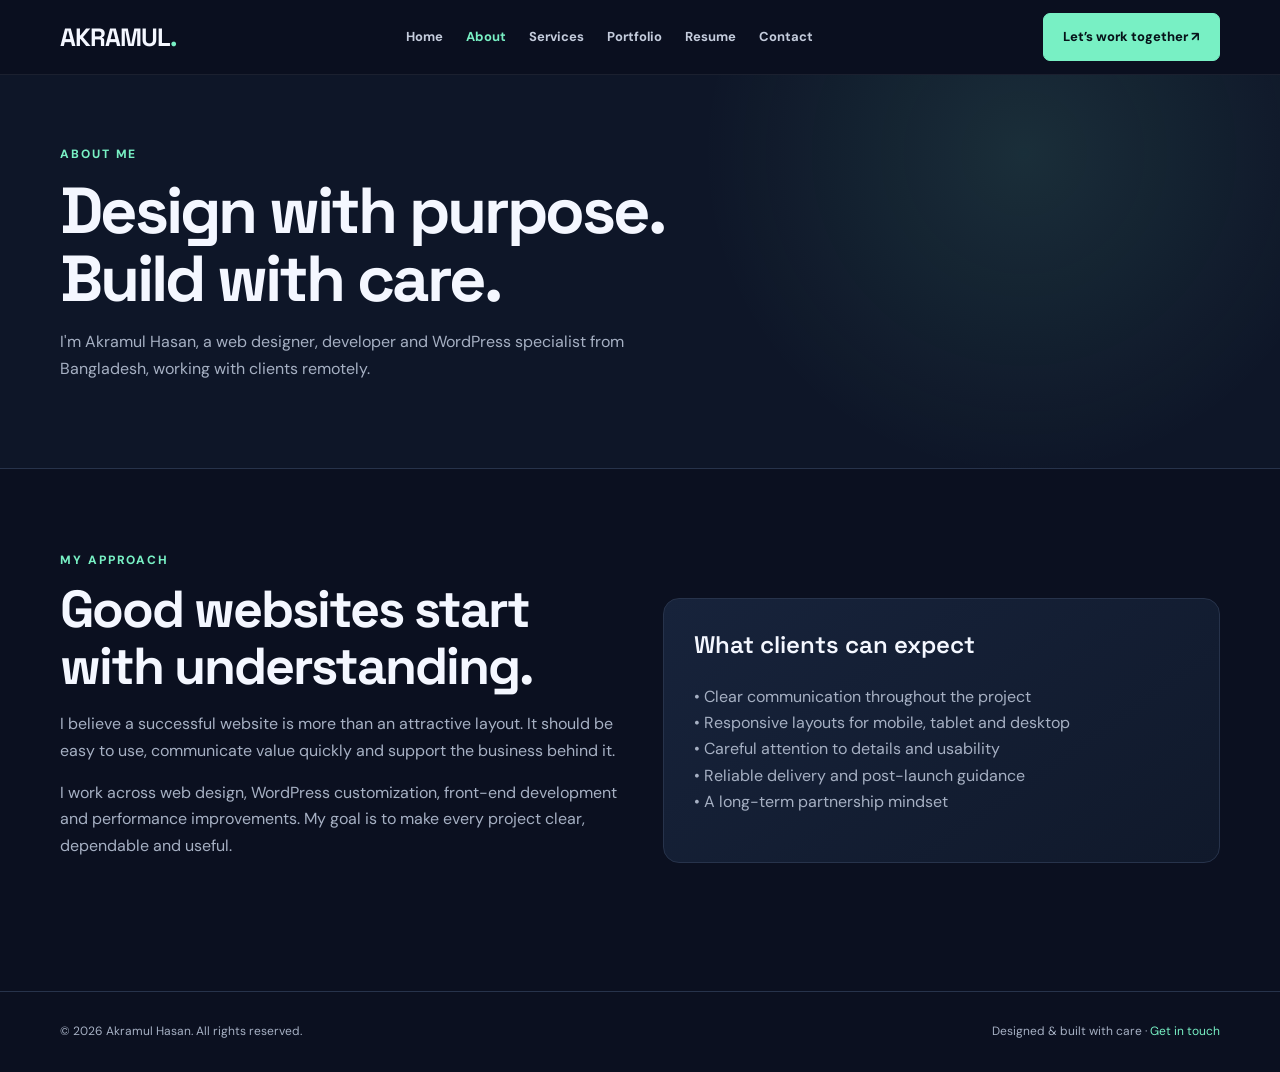
<file: about.html>
<!doctype html><html lang="en"><head><meta charset="utf-8"><meta name="viewport" content="width=device-width,initial-scale=1"><meta name="description" content="Akramul Hasan — Web Designer, Web Developer and WordPress Expert."><title>About | Akramul Hasan</title><link rel="stylesheet" href="assets/css/style.css"></head><body><header class="header"><div class="container nav"><a class="brand" href="index.html">AKRAMUL<b>.</b></a><button class="menu" aria-label="Toggle navigation" aria-expanded="false">☰</button><nav class="links"><a href="index.html">Home</a><a href="about.html" style="color:var(--accent)">About</a><a href="services.html">Services</a><a href="portfolio.html">Portfolio</a><a href="resume.html">Resume</a><a href="contact.html">Contact</a></nav><a class="btn" href="contact.html">Let’s work together ↗</a></div></header><main><section class="page-hero"><div class="container"><div class="eyebrow">About me</div><h1>Design with purpose.<br>Build with care.</h1><p>I'm Akramul Hasan, a web designer, developer and WordPress specialist from Bangladesh, working with clients remotely.</p></div></section><section class="section"><div class="container about-grid"><div class="head"><div class="eyebrow">My approach</div><h2>Good websites start with understanding.</h2><p>I believe a successful website is more than an attractive layout. It should be easy to use, communicate value quickly and support the business behind it.</p><p class="muted">I work across web design, WordPress customization, front-end development and performance improvements. My goal is to make every project clear, dependable and useful.</p></div><div class="panel"><h3>What clients can expect</h3><p class="muted">• Clear communication throughout the project<br>• Responsive layouts for mobile, tablet and desktop<br>• Careful attention to details and usability<br>• Reliable delivery and post-launch guidance<br>• A long-term partnership mindset</p></div></div></section></main><footer class="footer"><div class="container footer-inner"><span>© <span data-year></span> Akramul Hasan. All rights reserved.</span><span>Designed & built with care · <a href="contact.html">Get in touch</a></span></div></footer><script src="assets/js/main.js"></script></body></html>
</file>
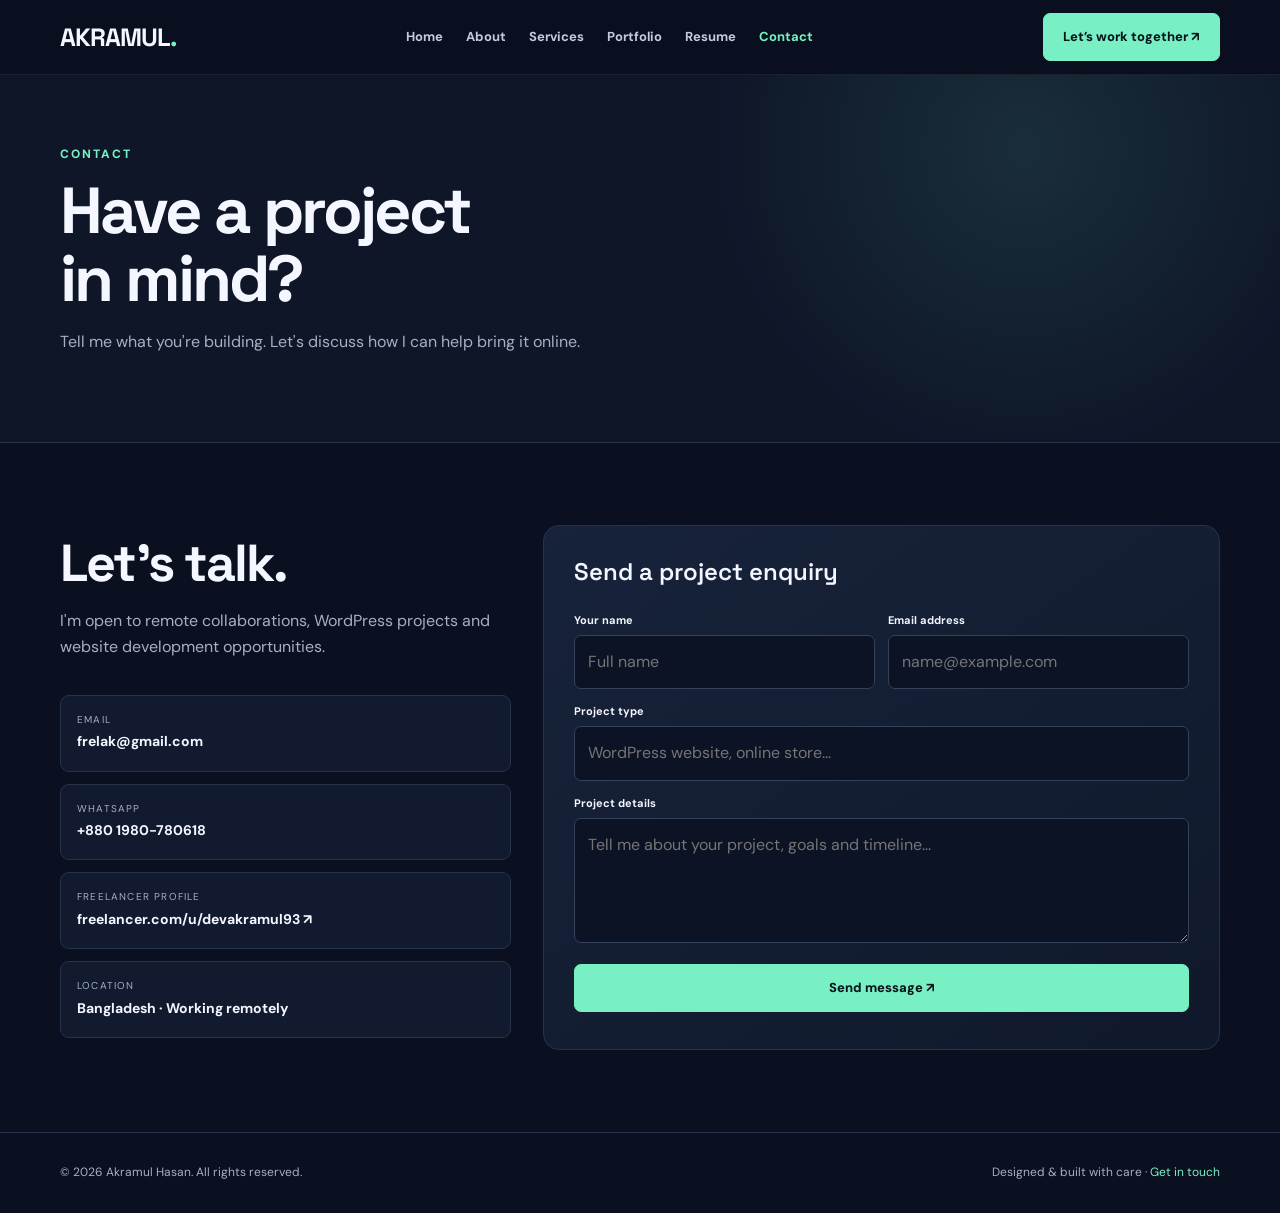
<file: contact.html>
<!doctype html><html lang="en"><head><meta charset="utf-8"><meta name="viewport" content="width=device-width,initial-scale=1"><meta name="description" content="Akramul Hasan — Web Designer, Web Developer and WordPress Expert."><title>Contact | Akramul Hasan</title><link rel="stylesheet" href="assets/css/style.css"></head><body><header class="header"><div class="container nav"><a class="brand" href="index.html">AKRAMUL<b>.</b></a><button class="menu" aria-label="Toggle navigation" aria-expanded="false">☰</button><nav class="links"><a href="index.html">Home</a><a href="about.html">About</a><a href="services.html">Services</a><a href="portfolio.html">Portfolio</a><a href="resume.html">Resume</a><a href="contact.html" style="color:var(--accent)">Contact</a></nav><a class="btn" href="contact.html">Let’s work together ↗</a></div></header><main><section class="page-hero"><div class="container"><div class="eyebrow">Contact</div><h1>Have a project<br>in mind?</h1><p>Tell me what you're building. Let's discuss how I can help bring it online.</p></div></section><section class="section"><div class="container contact-grid"><div><div class="head"><h2>Let’s talk.</h2><p>I'm open to remote collaborations, WordPress projects and website development opportunities.</p></div><div class="contact-item"><small>Email</small><strong><a href="mailto:frelak@gmail.com">frelak@gmail.com</a></strong></div><div class="contact-item"><small>WhatsApp</small><strong><a href="https://wa.me/8801980780618">+880 1980-780618</a></strong></div><div class="contact-item"><small>Freelancer profile</small><strong><a href="https://www.freelancer.com/u/devakramul93" target="_blank" rel="noopener">freelancer.com/u/devakramul93 ↗</a></strong></div><div class="contact-item"><small>Location</small><strong>Bangladesh · Working remotely</strong></div></div><div class="panel"><h3>Send a project enquiry</h3><form class="form" data-demo-form><div class="notice"></div><div class="form-row"><div class="field"><label for="name">Your name</label><input id="name" required placeholder="Full name"></div><div class="field"><label for="email">Email address</label><input id="email" type="email" required placeholder="name@example.com"></div></div><div class="field"><label for="subject">Project type</label><input id="subject" placeholder="WordPress website, online store..."></div><div class="field"><label for="message">Project details</label><textarea id="message" required placeholder="Tell me about your project, goals and timeline..."></textarea></div><button class="btn" type="submit">Send message ↗</button></form></div></div></section></main><footer class="footer"><div class="container footer-inner"><span>© <span data-year></span> Akramul Hasan. All rights reserved.</span><span>Designed & built with care · <a href="contact.html">Get in touch</a></span></div></footer><script src="assets/js/main.js"></script></body></html>
</file>
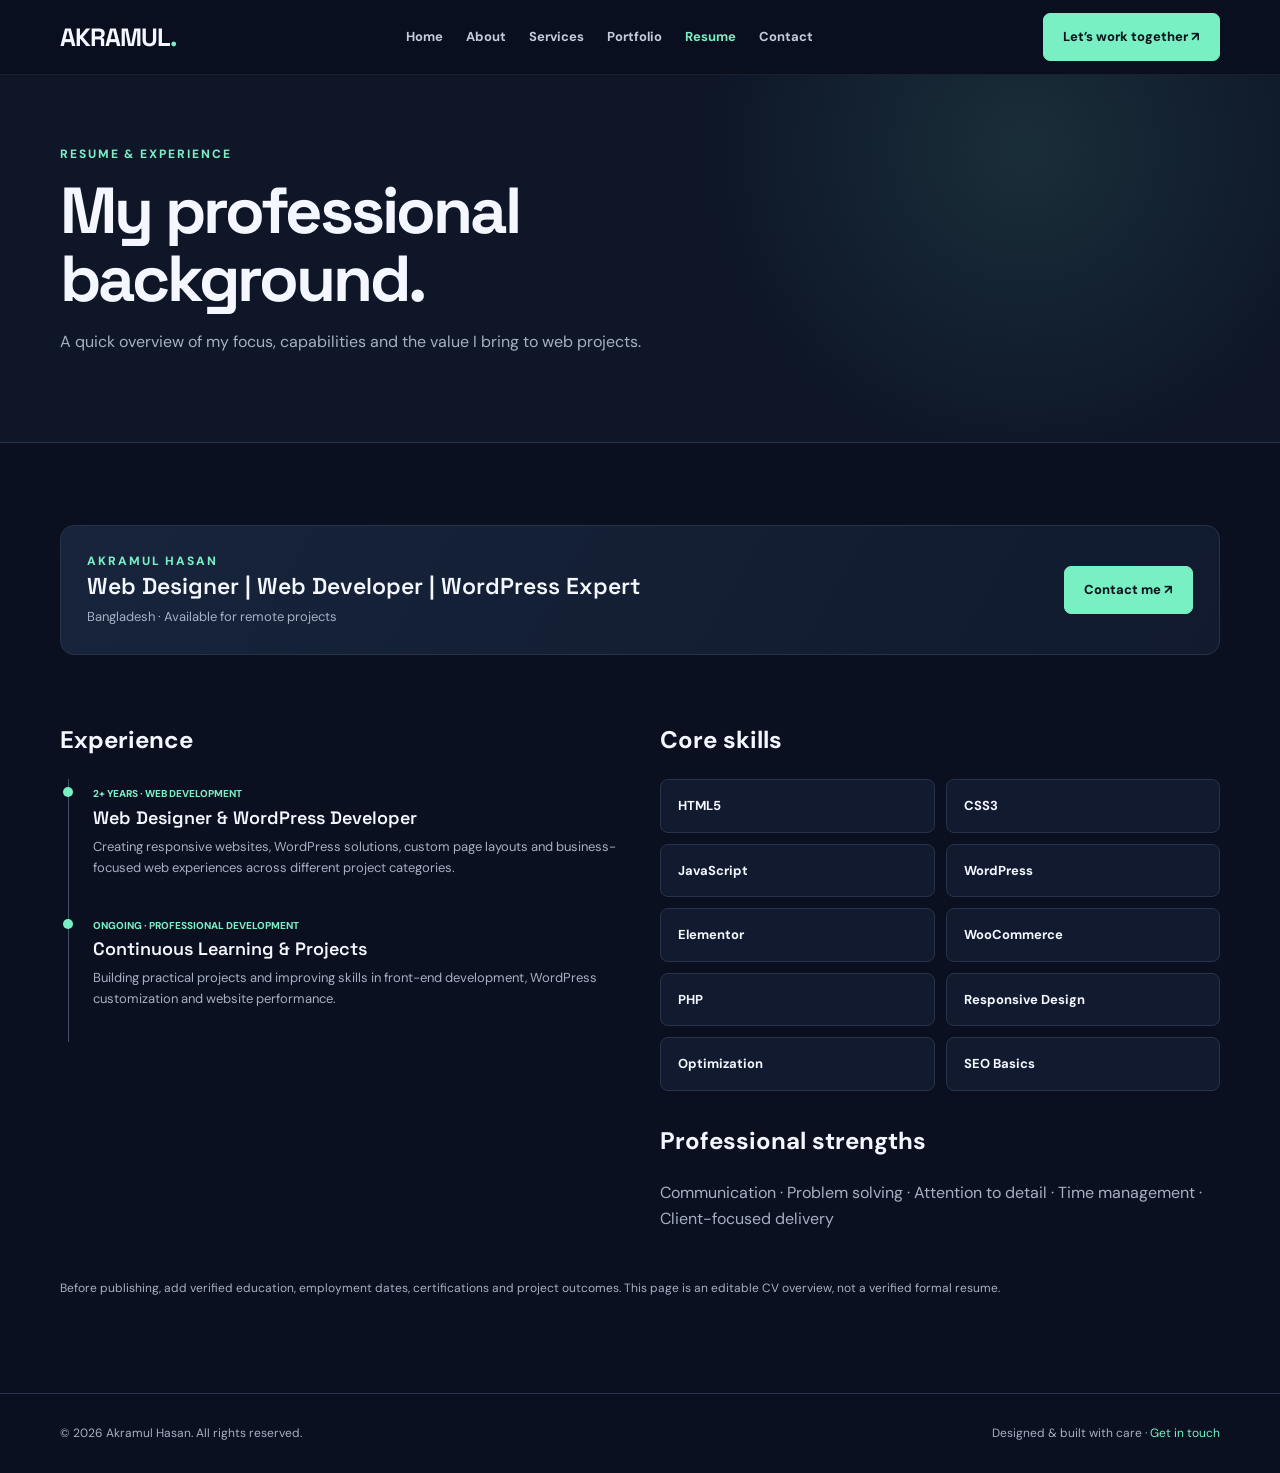
<file: resume.html>
<!doctype html><html lang="en"><head><meta charset="utf-8"><meta name="viewport" content="width=device-width,initial-scale=1"><meta name="description" content="Akramul Hasan — Web Designer, Web Developer and WordPress Expert."><title>Resume | Akramul Hasan</title><link rel="stylesheet" href="assets/css/style.css"></head><body><header class="header"><div class="container nav"><a class="brand" href="index.html">AKRAMUL<b>.</b></a><button class="menu" aria-label="Toggle navigation" aria-expanded="false">☰</button><nav class="links"><a href="index.html">Home</a><a href="about.html">About</a><a href="services.html">Services</a><a href="portfolio.html">Portfolio</a><a href="resume.html" style="color:var(--accent)">Resume</a><a href="contact.html">Contact</a></nav><a class="btn" href="contact.html">Let’s work together ↗</a></div></header><main><section class="page-hero"><div class="container"><div class="eyebrow">Resume & experience</div><h1>My professional<br>background.</h1><p>A quick overview of my focus, capabilities and the value I bring to web projects.</p></div></section><section class="section"><div class="container"><div class="resume-box"><div><div class="eyebrow">Akramul Hasan</div><h3>Web Designer | Web Developer | WordPress Expert</h3><p>Bangladesh · Available for remote projects</p></div><a class="btn" href="contact.html">Contact me ↗</a></div><div class="resume-grid"><div><h2>Experience</h2><div class="timeline"><div class="item"><small>2+ YEARS · WEB DEVELOPMENT</small><h3>Web Designer & WordPress Developer</h3><p>Creating responsive websites, WordPress solutions, custom page layouts and business-focused web experiences across different project categories.</p></div><div class="item"><small>ONGOING · PROFESSIONAL DEVELOPMENT</small><h3>Continuous Learning & Projects</h3><p>Building practical projects and improving skills in front-end development, WordPress customization and website performance.</p></div></div></div><div><h2>Core skills</h2><div class="skills" style="grid-template-columns:repeat(2,1fr)"><div class="skill">HTML5</div><div class="skill">CSS3</div><div class="skill">JavaScript</div><div class="skill">WordPress</div><div class="skill">Elementor</div><div class="skill">WooCommerce</div><div class="skill">PHP</div><div class="skill">Responsive Design</div><div class="skill">Optimization</div><div class="skill">SEO Basics</div></div><h2 style="margin-top:30px">Professional strengths</h2><p class="muted">Communication · Problem solving · Attention to detail · Time management · Client-focused delivery</p></div></div><p class="muted" style="font-size:12px;margin-top:30px">Before publishing, add verified education, employment dates, certifications and project outcomes. This page is an editable CV overview, not a verified formal resume.</p></div></section></main><footer class="footer"><div class="container footer-inner"><span>© <span data-year></span> Akramul Hasan. All rights reserved.</span><span>Designed & built with care · <a href="contact.html">Get in touch</a></span></div></footer><script src="assets/js/main.js"></script></body></html>
</file>
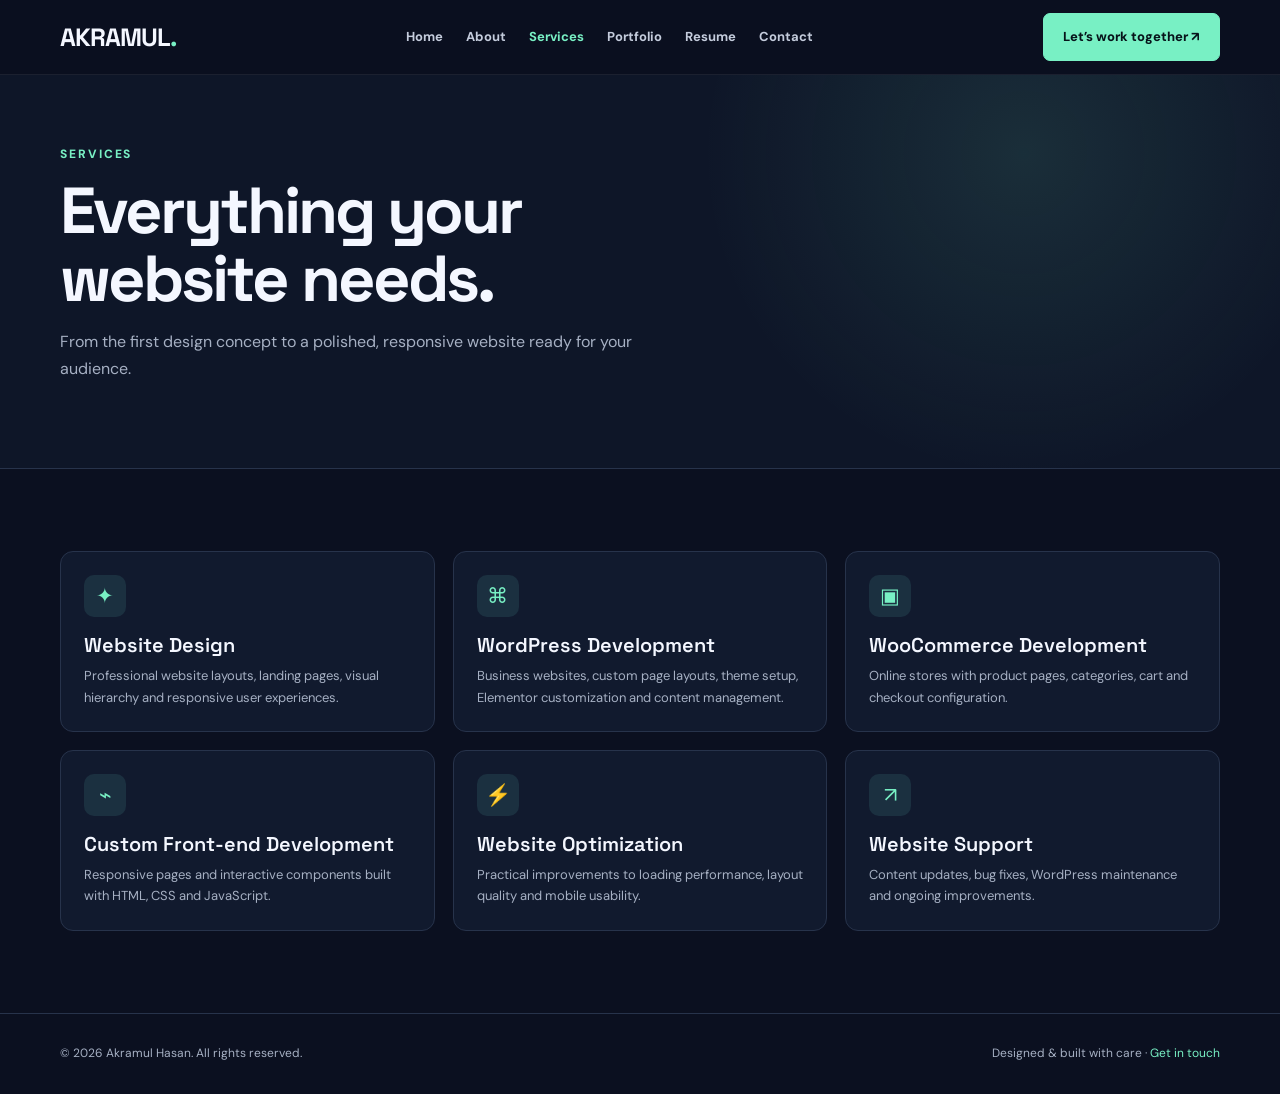
<file: services.html>
<!doctype html><html lang="en"><head><meta charset="utf-8"><meta name="viewport" content="width=device-width,initial-scale=1"><meta name="description" content="Akramul Hasan — Web Designer, Web Developer and WordPress Expert."><title>Services | Akramul Hasan</title><link rel="stylesheet" href="assets/css/style.css"></head><body><header class="header"><div class="container nav"><a class="brand" href="index.html">AKRAMUL<b>.</b></a><button class="menu" aria-label="Toggle navigation" aria-expanded="false">☰</button><nav class="links"><a href="index.html">Home</a><a href="about.html">About</a><a href="services.html" style="color:var(--accent)">Services</a><a href="portfolio.html">Portfolio</a><a href="resume.html">Resume</a><a href="contact.html">Contact</a></nav><a class="btn" href="contact.html">Let’s work together ↗</a></div></header><main><section class="page-hero"><div class="container"><div class="eyebrow">Services</div><h1>Everything your<br>website needs.</h1><p>From the first design concept to a polished, responsive website ready for your audience.</p></div></section><section class="section"><div class="container cards"><article class="card"><div class="icon">✦</div><h3>Website Design</h3><p>Professional website layouts, landing pages, visual hierarchy and responsive user experiences.</p></article><article class="card"><div class="icon">⌘</div><h3>WordPress Development</h3><p>Business websites, custom page layouts, theme setup, Elementor customization and content management.</p></article><article class="card"><div class="icon">▣</div><h3>WooCommerce Development</h3><p>Online stores with product pages, categories, cart and checkout configuration.</p></article><article class="card"><div class="icon">⌁</div><h3>Custom Front-end Development</h3><p>Responsive pages and interactive components built with HTML, CSS and JavaScript.</p></article><article class="card"><div class="icon">⚡</div><h3>Website Optimization</h3><p>Practical improvements to loading performance, layout quality and mobile usability.</p></article><article class="card"><div class="icon">↗</div><h3>Website Support</h3><p>Content updates, bug fixes, WordPress maintenance and ongoing improvements.</p></article></div></section></main><footer class="footer"><div class="container footer-inner"><span>© <span data-year></span> Akramul Hasan. All rights reserved.</span><span>Designed & built with care · <a href="contact.html">Get in touch</a></span></div></footer><script src="assets/js/main.js"></script></body></html>
</file>
<file: assets/css/style.css>
@import url('https://fonts.googleapis.com/css2?family=DM+Sans:wght@400;500;600;700&family=Space+Grotesk:wght@400;500;600;700&display=swap');
:root{--bg:#0b1020;--surface:#111a2e;--surface2:#17223a;--text:#f4f7ff;--muted:#a6b0c3;--line:#27334b;--accent:#78f0c4;--max:1160px}
*{box-sizing:border-box}html{scroll-behavior:smooth;scroll-padding-top:85px}body{margin:0;background:var(--bg);color:var(--text);font-family:'DM Sans',sans-serif;line-height:1.65}a{color:inherit;text-decoration:none}img{max-width:100%;display:block}button,input,textarea{font:inherit}.container{width:min(var(--max),calc(100% - 40px));margin:auto}
.header{position:sticky;top:0;z-index:20;background:rgba(11,16,32,.92);backdrop-filter:blur(14px);border-bottom:1px solid #ffffff12}.nav{height:74px;display:flex;align-items:center;justify-content:space-between;gap:20px}.brand{font:700 25px 'Space Grotesk';letter-spacing:-1px}.brand b{color:var(--accent)}.links{display:flex;gap:23px}.links a{font-size:13px;color:#c4ccdc;font-weight:700}.links a:hover{color:var(--accent)}.btn{display:inline-flex;align-items:center;justify-content:center;padding:12px 19px;border-radius:7px;background:var(--accent);color:#07131a;font-size:13px;font-weight:800;border:1px solid var(--accent);cursor:pointer;transition:.2s}.btn:hover{transform:translateY(-2px)}.btn.ghost{background:transparent;color:white;border-color:#46536d}.menu{display:none;background:transparent;color:white;border:1px solid var(--line);padding:8px 12px;border-radius:6px}
.hero{padding:92px 0;overflow:hidden;background:radial-gradient(circle at 82% 28%,#79a9ff2b,transparent 30%),radial-gradient(circle at 72% 80%,#78f0c41c,transparent 28%)}.hero-grid{display:grid;grid-template-columns:1.15fr .85fr;align-items:center;gap:55px}.eyebrow{color:var(--accent);font-size:12px;font-weight:800;letter-spacing:.16em;text-transform:uppercase}.hero h1{font:700 clamp(48px,7vw,82px)/1.02 'Space Grotesk';letter-spacing:-4px;margin:18px 0}.hero h1 span{color:var(--accent)}.hero p{color:var(--muted);font-size:17px;max-width:610px}.actions{display:flex;gap:12px;flex-wrap:wrap;margin-top:27px}.note{font-size:12px;color:#8f9bb2;margin-top:22px}.portrait-wrap{position:relative;max-width:410px;margin:auto}.portrait{width:100%;aspect-ratio:4/5;object-fit:cover;border-radius:23px;border:1px solid #3b4964}.float-card{position:absolute;bottom:22px;left:-25px;padding:13px 17px;background:#111a2ef2;border:1px solid #35445e;border-radius:12px}.float-card strong{display:block;font:700 22px 'Space Grotesk';color:var(--accent)}.float-card span{font-size:11px;color:var(--muted)}
.section{padding:82px 0}.alt{background:#0e1628}.head{margin-bottom:34px;max-width:680px}.head h2,.copy h2{font:700 clamp(34px,5vw,52px)/1.1 'Space Grotesk';letter-spacing:-2px;margin:10px 0}.head p,.muted{color:var(--muted)}.about-grid{display:grid;grid-template-columns:1fr 1fr;gap:45px;align-items:center}.panel{background:linear-gradient(145deg,#17233b,#10192b);border:1px solid var(--line);padding:30px;border-radius:16px}.panel h3{font:600 24px 'Space Grotesk';margin-top:0}.stats{display:grid;grid-template-columns:repeat(3,1fr);gap:10px;margin-top:22px}.stat{padding:15px;background:#0b1324;border:1px solid var(--line);border-radius:9px}.stat strong{display:block;font:700 27px 'Space Grotesk';color:var(--accent)}.stat span{font-size:10px;color:var(--muted)}
.cards{display:grid;grid-template-columns:repeat(3,1fr);gap:18px}.card{background:var(--surface);border:1px solid var(--line);border-radius:13px;padding:23px;transition:.2s}.card:hover{transform:translateY(-4px);border-color:#5d789c}.icon{width:42px;height:42px;display:grid;place-items:center;border-radius:10px;background:#1b3040;color:var(--accent);font-size:21px}.card h3{font:600 20px 'Space Grotesk';margin:15px 0 7px}.card p{font-size:13px;color:var(--muted);margin:0}.project{padding:0;overflow:hidden}.project img{width:100%;height:205px;object-fit:cover}.inside{padding:20px}.inside h3{margin:0 0 8px}.tags{display:flex;gap:7px;flex-wrap:wrap;margin-top:15px}.tag{font-size:10px;padding:4px 8px;border:1px solid #35435b;border-radius:5px;color:#c4cde0}
.skills{display:grid;grid-template-columns:repeat(4,1fr);gap:11px}.skill{padding:15px 17px;background:var(--surface);border:1px solid var(--line);border-radius:8px;font-size:13px;font-weight:700}.skill small{display:block;color:var(--muted);font-size:10px;font-weight:500}.timeline{border-left:1px solid #42516b;margin-left:8px;padding-left:24px}.item{position:relative;padding:0 0 25px}.item:before{content:'';position:absolute;left:-30px;top:8px;width:10px;height:10px;background:var(--accent);border-radius:50%}.item h3{font:600 18px 'Space Grotesk';margin:0}.item small{color:var(--accent);font-size:10px;font-weight:800}.item p{color:var(--muted);font-size:13px;margin:7px 0}
.contact-grid{display:grid;grid-template-columns:.8fr 1.2fr;gap:32px}.contact-item{padding:16px;background:var(--surface);border:1px solid var(--line);border-radius:9px;margin-bottom:12px}.contact-item small{display:block;color:var(--muted);font-size:10px;text-transform:uppercase;letter-spacing:.12em}.contact-item strong{font-size:14px}.form{display:grid;gap:13px}.form-row{display:grid;grid-template-columns:1fr 1fr;gap:13px}.field label{display:block;font-size:11px;font-weight:700;margin-bottom:6px}.field input,.field textarea{width:100%;background:#0b1324;border:1px solid #34415a;color:white;padding:13px;border-radius:7px;outline:none}.field input:focus,.field textarea:focus{border-color:var(--accent)}.field textarea{min-height:125px;resize:vertical}.notice{display:none;padding:11px;background:#173a35;color:var(--accent);font-size:12px;border-radius:7px}
.page-hero{padding:70px 0;background:radial-gradient(circle at 80% 20%,#78f0c41c,transparent 30%),#0e1628;border-bottom:1px solid var(--line)}.page-hero h1{font:700 clamp(42px,6vw,65px)/1.05 'Space Grotesk';letter-spacing:-3px;margin:12px 0}.page-hero p{color:var(--muted);max-width:620px}.resume-box{display:flex;justify-content:space-between;align-items:center;gap:20px;padding:26px;border:1px solid var(--line);background:linear-gradient(120deg,#17243b,#111a2e);border-radius:14px}.resume-box h3{font:600 23px 'Space Grotesk';margin:0}.resume-box p{margin:5px 0 0;color:var(--muted);font-size:13px}.resume-grid{display:grid;grid-template-columns:1fr 1fr;gap:40px;margin-top:45px}.footer{padding:30px 0;border-top:1px solid var(--line);color:var(--muted);font-size:12px}.footer-inner{display:flex;justify-content:space-between;gap:15px;flex-wrap:wrap}.footer a{color:var(--accent)}
@media(max-width:850px){.links{gap:12px}.links a{font-size:11px}.cards{grid-template-columns:repeat(2,1fr)}.skills{grid-template-columns:repeat(3,1fr)}}
@media(max-width:650px){.container{width:calc(100% - 32px)}.nav{height:67px}.menu{display:block}.links{display:none;position:absolute;top:67px;left:0;right:0;padding:17px;background:#0d1527;border-bottom:1px solid var(--line);flex-direction:column}.links.open{display:flex}.links a{font-size:14px;padding:6px}.nav>.btn{display:none}.hero{padding:60px 0}.hero-grid,.about-grid,.contact-grid,.resume-grid{grid-template-columns:1fr}.hero h1{letter-spacing:-2px}.portrait-wrap{max-width:320px}.float-card{left:-7px}.section{padding:62px 0}.cards{grid-template-columns:1fr}.skills{grid-template-columns:repeat(2,1fr)}.stats{grid-template-columns:1fr 1fr}.form-row{grid-template-columns:1fr}.resume-box{display:block}.resume-box .btn{margin-top:16px}}
</file>
